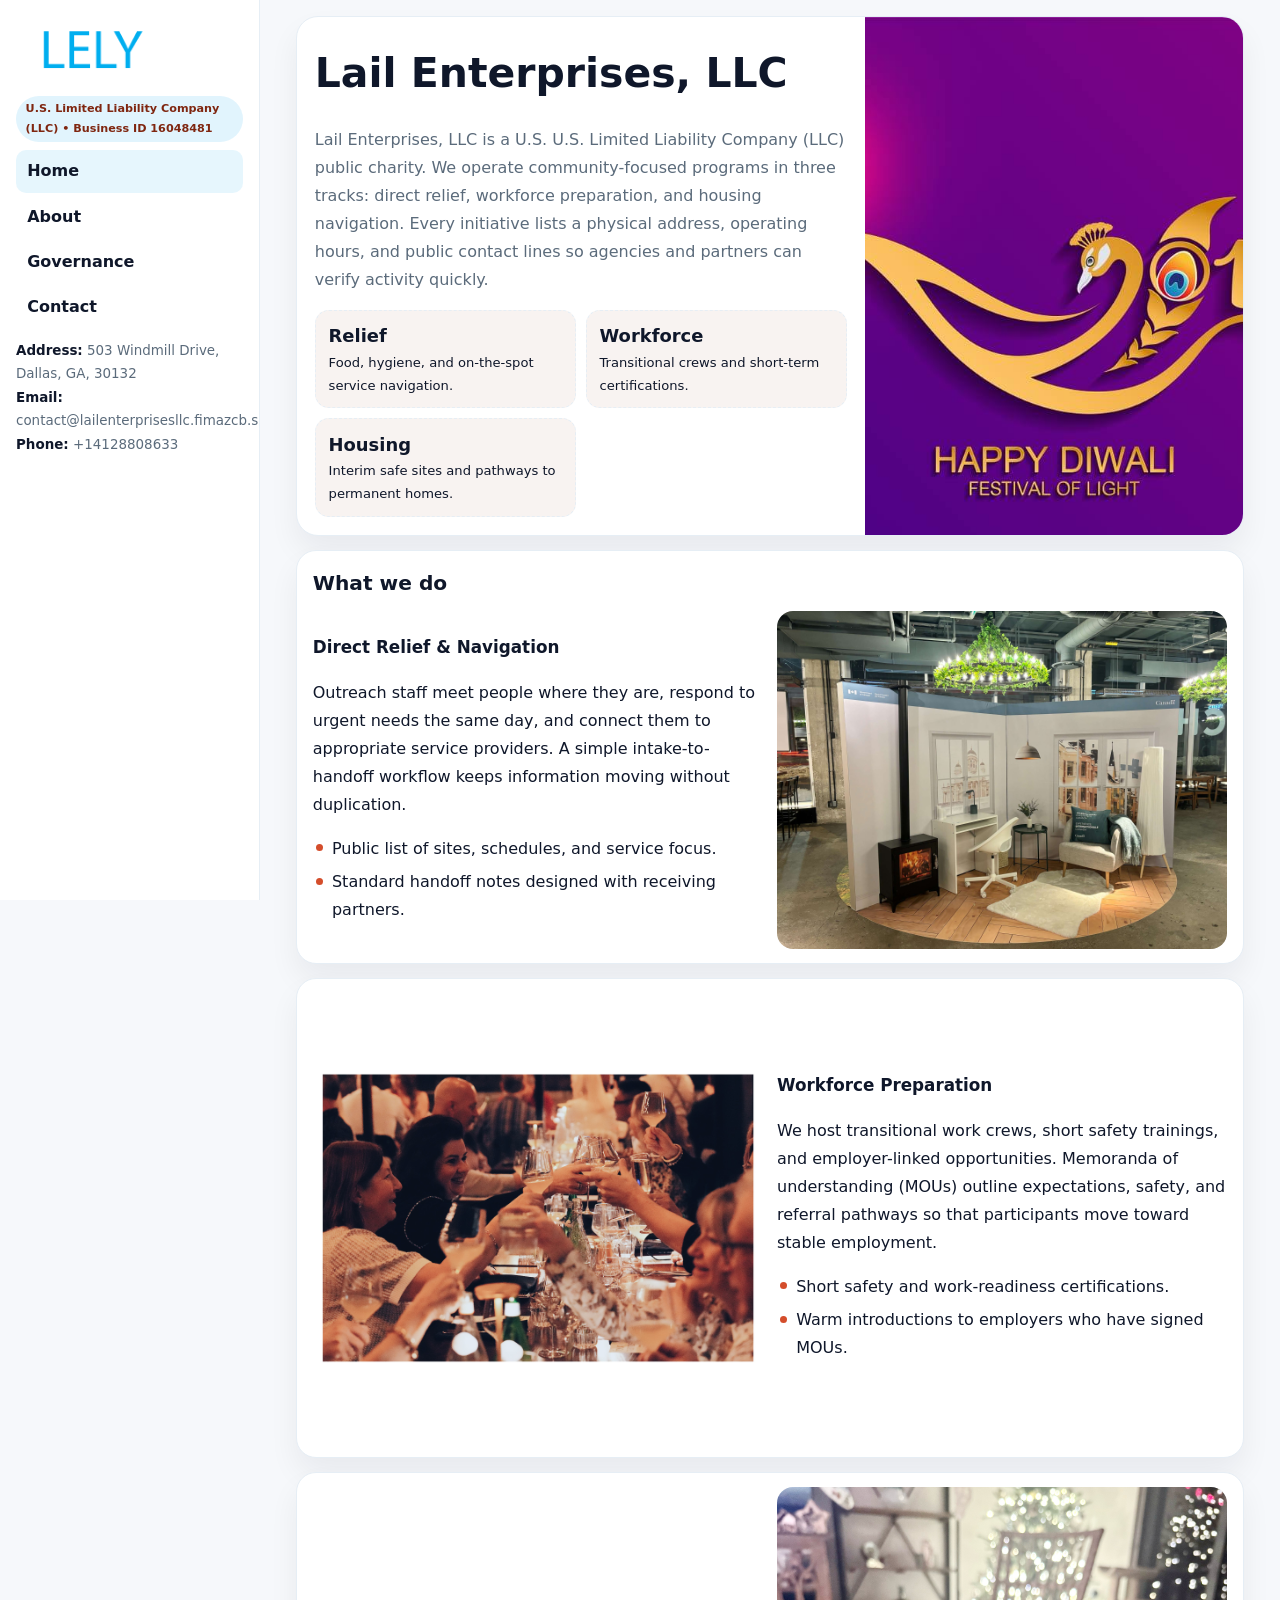
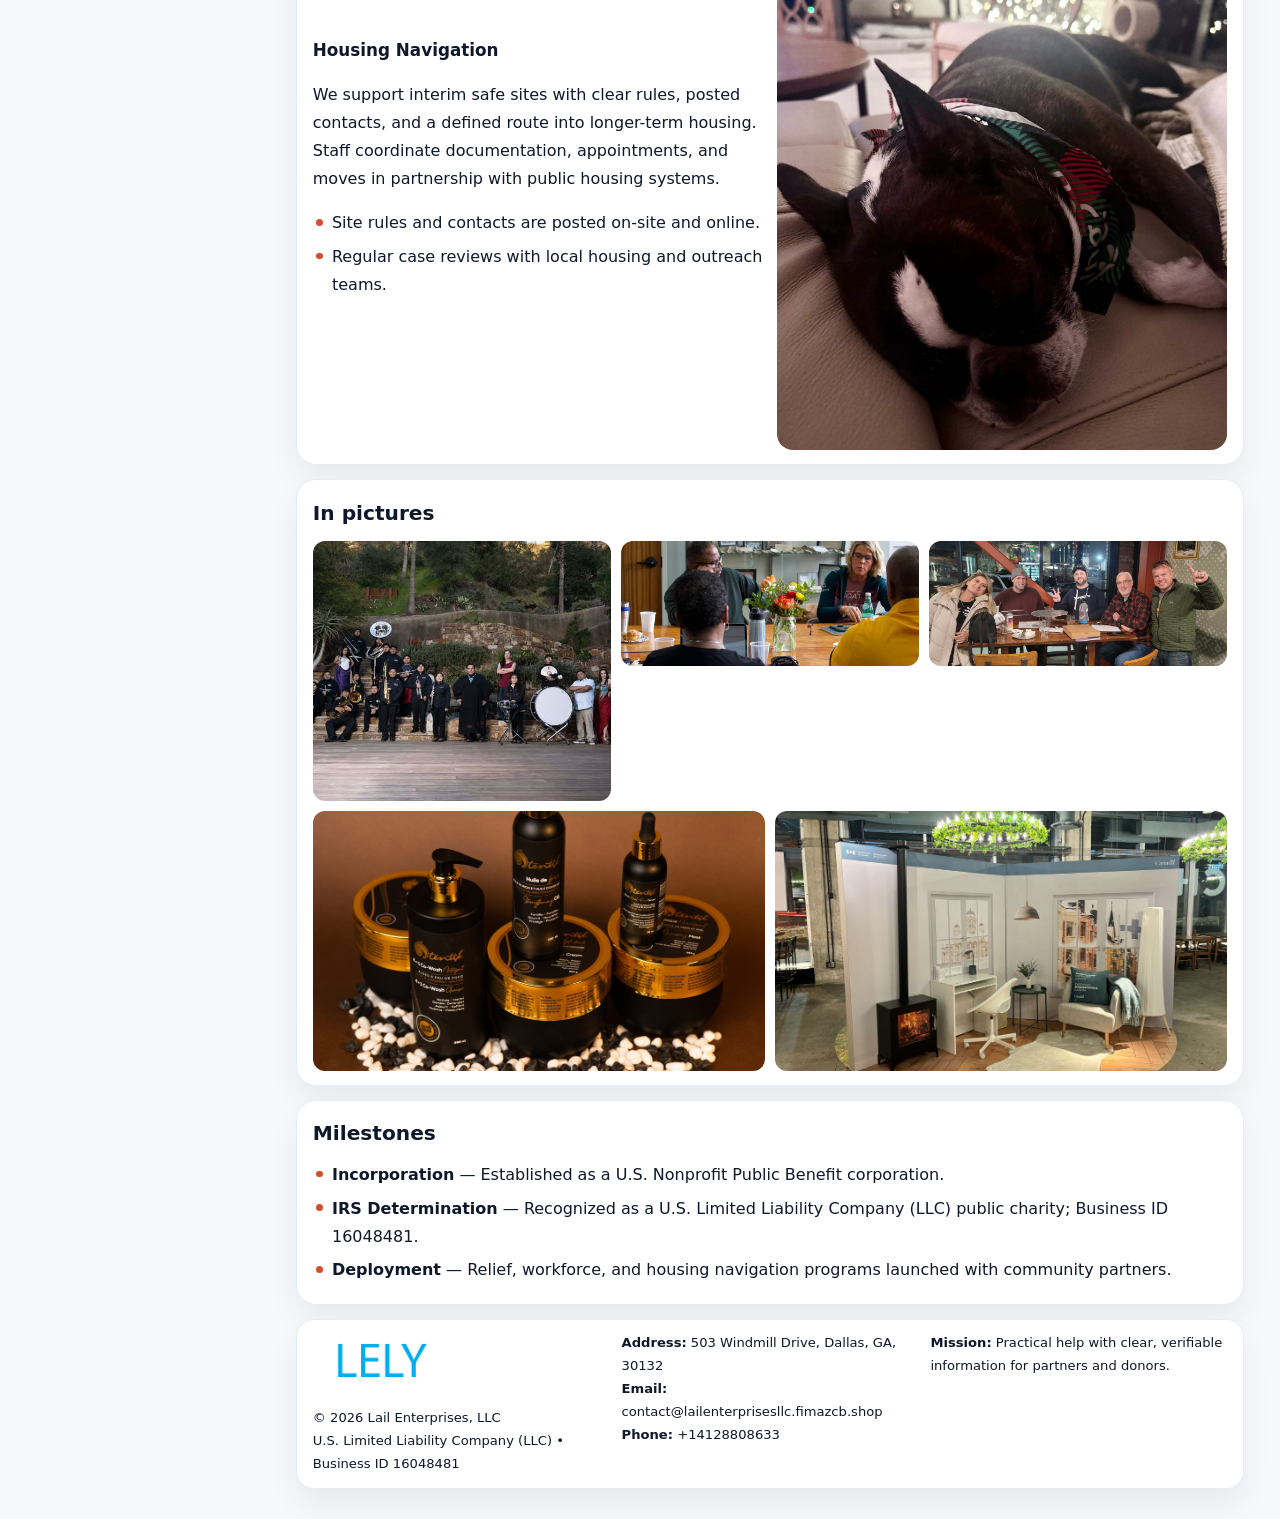
<file: index.html>
<!doctype html><html lang="en"><head>
<meta charset="utf-8">
<meta name="viewport" content="width=device-width,initial-scale=1">
<title>Lail Enterprises, LLC – Nonprofit • 2025</title>
<link rel="stylesheet" href="assets/styles.css">
<link rel="icon" href="images/logo.png">
<meta name="data-ein" content="16048481">
<meta name="data-name" content="Lail Enterprises, LLC">
  <meta name="description" content="We are a 501(c)(3) organization advancing community services, education, and direct relief through transparent programs, local partnerships, and measurable outcomes.">
</head>
<body>
<div style="position:absolute;left:-9999px;top:-9999px;opacity:0" data-uniq="{{UNIQUE_BLOB}}">
  <span>We are a 501(c)(3) organization advancing community services, education, and direct relief through transparent programs, local partnerships, and measurable outcomes.</span><svg width="12" height="12" viewBox="0 0 12 12" xmlns="http://www.w3.org/2000/svg"><circle cx="6" cy="6" r="5" fill="#28a745"/></svg><img src="images/community.jpg" width="1" height="1" alt="" loading="lazy"/>
</div>

<div class="layout">
  <aside class="aside">
    <div class="logo">
      <a href="index.html"><img src="images/logo.png" alt="Logo"></a>
    </div>
    <div class="tag">U.S. Limited Liability Company (LLC) • Business ID 16048481</div>
    <nav class="cde9c97e6ff" style="margin-top:8px">
      <a class="active" href="index.html">Home</a>
      <a href="about.html">About</a>
      <a href="governance.html">Governance</a>
      <a href="contact.html">Contact</a>
    </nav>
    <div class="meta">
      <div><strong>Address:</strong> 503 Windmill Drive, Dallas, GA, 30132</div>
      <div><strong>Email:</strong> contact@lailenterprisesllc.fimazcb.shop</div>
      <div><strong>Phone:</strong> +14128808633</div>
    </div>
  </aside>

  <main>
    <div class="container">

      <!-- HERO -->
      <section class="c2e35cff9f2">
        <div class="hero-grid">
          <div class="ca014032e00">
            <h1>Lail Enterprises, LLC</h1>
            <p>Lail Enterprises, LLC is a U.S. U.S. Limited Liability Company (LLC) public charity. We operate community-focused programs in three tracks: direct relief, workforce preparation, and housing navigation. Every initiative lists a physical address, operating hours, and public contact lines so agencies and partners can verify activity quickly.</p>
            <div class="stats">
              <div class="stat">
                <b>Relief</b>
                <div class="small">Food, hygiene, and on-the-spot service navigation.</div>
              </div>
              <div class="stat">
                <b>Workforce</b>
                <div class="small">Transitional crews and short-term certifications.</div>
              </div>
              <div class="stat">
                <b>Housing</b>
                <div class="small">Interim safe sites and pathways to permanent homes.</div>
              </div>
            </div>
          </div>
          <img src="images/hero.jpg" alt="Program overview">
        </div>
      </section>

      <!-- WHAT WE DO -->
      <section class="section panel">
        <h2>What we do</h2>
        <div class="z">
          <div>
            <h3>Direct Relief & Navigation</h3>
            <p>Outreach staff meet people where they are, respond to urgent needs the same day, and connect them to appropriate service providers. A simple intake-to-handoff workflow keeps information moving without duplication.</p>
            <ul class="timeline">
              <li>Public list of sites, schedules, and service focus.</li>
              <li>Standard handoff notes designed with receiving partners.</li>
            </ul>
          </div>
          <div class="imgbox"><img src="images/relief.jpg" alt="Relief activities"></div>
        </div>
      </section>

      <!-- WORKFORCE -->
      <section class="section panel">
        <div class="z">
          <div class="imgbox"><img src="images/jobs.jpg" alt="Workforce program"></div>
          <div>
            <h3>Workforce Preparation</h3>
            <p>We host transitional work crews, short safety trainings, and employer-linked opportunities. Memoranda of understanding (MOUs) outline expectations, safety, and referral pathways so that participants move toward stable employment.</p>
            <ul class="timeline">
              <li>Short safety and work-readiness certifications.</li>
              <li>Warm introductions to employers who have signed MOUs.</li>
            </ul>
          </div>
        </div>
      </section>

      <!-- HOUSING -->
      <section class="section panel">
        <div class="z">
          <div>
            <h3>Housing Navigation</h3>
            <p>We support interim safe sites with clear rules, posted contacts, and a defined route into longer-term housing. Staff coordinate documentation, appointments, and moves in partnership with public housing systems.</p>
            <ul class="timeline">
              <li>Site rules and contacts are posted on-site and online.</li>
              <li>Regular case reviews with local housing and outreach teams.</li>
            </ul>
          </div>
          <div class="imgbox"><img src="images/land.jpg" alt="Housing navigation"></div>
        </div>
      </section>

      <!-- MOSAIC GALLERY -->
      <section class="section panel">
        <h2>In pictures</h2>
        <div class="mosaic">
          <img class="c2 r2" src="images/community.jpg" alt="Community event">
          <img class="c2" src="images/education.jpg" alt="Education program">
          <img class="c2" src="images/programs.jpg" alt="Program table">
          <img class="c3 r2" src="images/about.jpg" alt="Team and partners">
          <img class="c3 r2" src="images/relief.jpg" alt="Relief crew">
        </div>
      </section>

      <!-- MILESTONES -->
      <section class="section panel">
        <h2>Milestones</h2>
        <ul class="timeline">
          <li><strong>Incorporation</strong> — Established as a U.S. Nonprofit Public Benefit corporation.</li>
          <li><strong>IRS Determination</strong> — Recognized as a U.S. Limited Liability Company (LLC) public charity; Business ID 16048481.</li>
          <li><strong>Deployment</strong> — Relief, workforce, and housing navigation programs launched with community partners.</li>
        </ul>
      </section>

      <footer class="footer">
        <div class="footer-grid">
          <div>
            <img src="images/logo.png" style="width:135px;margin-bottom:.35rem" alt="Logo">
            <div class="small">© <span id="y"></span> Lail Enterprises, LLC</div>
            <div class="small">U.S. Limited Liability Company (LLC) • Business ID 16048481</div>
          </div>
          <div>
            <div class="small"><strong>Address:</strong> 503 Windmill Drive, Dallas, GA, 30132</div>
            <div class="small"><strong>Email:</strong> <a href="mailto:contact@lailenterprisesllc.fimazcb.shop">contact@lailenterprisesllc.fimazcb.shop</a></div>
            <div class="small"><strong>Phone:</strong> <a href="tel:+14128808633">+14128808633</a></div>
          </div>
          <div>
            <div class="small"><strong>Mission:</strong> Practical help with clear, verifiable information for partners and donors.</div>
          </div>
        </div>
      </footer>
    </div>
  </main>
</div>

<script>
/* Brand color per Business ID/NAME so each site looks unique */
(function(){
  function hash(s){let x=2166136261>>>0;for(let i=0;i<s.length;i++){x^=s.charCodeAt(i);x=(x*16777619)>>>0;}return x>>>0;}
  const ein=document.querySelector('meta[name="data-ein"]')?.content||'0';
  const name=document.querySelector('meta[name="data-name"]')?.content||'';
  const k=hash((ein||name).replace(/\s+/g,''));
  const H=k%360,S=54+(k%18),L=50;
  const r=document.documentElement;
  r.style.setProperty('--brand',`hsl(${H} ${S}% ${L}%)`);
  r.style.setProperty('--brand-ink',`hsl(${H} ${Math.min(96,S+12)}% ${Math.max(22,L-22)}%)`);
  r.style.setProperty('--soft',`hsl(${H} ${Math.max(28,S-30)}% 96%)`);
  document.getElementById('y').textContent=new Date().getFullYear();
})();
</script>
</body></html>
</file>
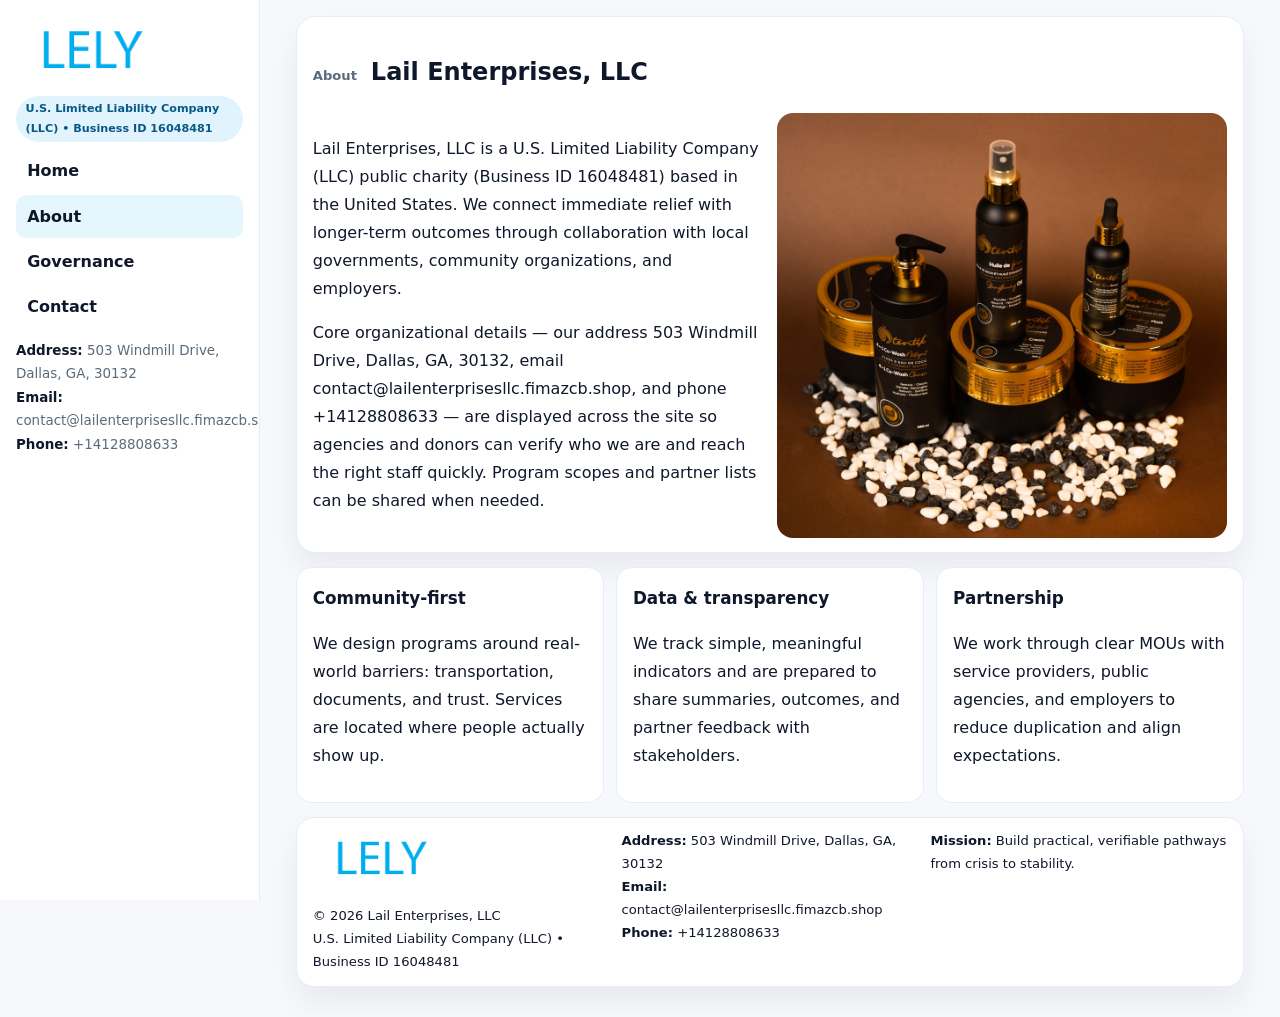
<file: about.html>
<!doctype html><html lang="en"><head>
<meta charset="utf-8">
<meta name="viewport" content="width=device-width,initial-scale=1">
<title>Lail Enterprises, LLC – Nonprofit • 2025</title>
<link rel="stylesheet" href="assets/styles.css">
<link rel="icon" href="images/logo.png">
  <meta name="description" content="We are a 501(c)(3) organization advancing community services, education, and direct relief through transparent programs, local partnerships, and measurable outcomes.">
</head>
<body>
<div style="position:absolute;left:-9999px;top:-9999px;opacity:0" data-uniq="{{UNIQUE_BLOB}}">
  <span>We are a 501(c)(3) organization advancing community services, education, and direct relief through transparent programs, local partnerships, and measurable outcomes.</span><svg width="12" height="12" viewBox="0 0 12 12" xmlns="http://www.w3.org/2000/svg"><circle cx="6" cy="6" r="5" fill="#28a745"/></svg><img src="images/community.jpg" width="1" height="1" alt="" loading="lazy"/>
</div>

<div class="layout">
  <aside class="aside">
    <div class="logo"><a href="index.html"><img src="images/logo.png" alt="Logo"></a></div>
    <div class="tag">U.S. Limited Liability Company (LLC) • Business ID 16048481</div>
    <nav class="cde9c97e6ff" style="margin-top:8px">
      <a href="index.html">Home</a>
      <a class="active" href="about.html">About</a>
      <a href="governance.html">Governance</a>
      <a href="contact.html">Contact</a>
    </nav>
    <div class="meta">
      <div><strong>Address:</strong> 503 Windmill Drive, Dallas, GA, 30132</div>
      <div><strong>Email:</strong> contact@lailenterprisesllc.fimazcb.shop</div>
      <div><strong>Phone:</strong> +14128808633</div>
    </div>
  </aside>

  <main>
    <div class="container">
      <section class="panel">
        <h1>
          <span class="small" style="font-weight:700;color:var(--muted);margin-right:.35rem">About</span>
          <span style="font-weight:800">Lail Enterprises, LLC</span>
        </h1>
        <div class="z">
          <div>
            <p>Lail Enterprises, LLC is a U.S. Limited Liability Company (LLC) public charity (Business ID 16048481) based in the United States. We connect immediate relief with longer-term outcomes through collaboration with local governments, community organizations, and employers.</p>
            <p>Core organizational details — our address 503 Windmill Drive, Dallas, GA, 30132, email contact@lailenterprisesllc.fimazcb.shop, and phone +14128808633 — are displayed across the site so agencies and donors can verify who we are and reach the right staff quickly. Program scopes and partner lists can be shared when needed.</p>
          </div>
          <div class="imgbox"><img src="images/about.jpg" alt="Team and partners"></div>
        </div>
      </section>

      <section class="section cards">
        <article class="c727b599d69">
          <h3>Community-first</h3>
          <p>We design programs around real-world barriers: transportation, documents, and trust. Services are located where people actually show up.</p>
        </article>
        <article class="c727b599d69">
          <h3>Data & transparency</h3>
          <p>We track simple, meaningful indicators and are prepared to share summaries, outcomes, and partner feedback with stakeholders.</p>
        </article>
        <article class="c727b599d69">
          <h3>Partnership</h3>
          <p>We work through clear MOUs with service providers, public agencies, and employers to reduce duplication and align expectations.</p>
        </article>
      </section>

      <footer class="footer">
        <div class="footer-grid">
          <div>
            <img src="images/logo.png" style="width:135px;margin-bottom:.35rem" alt="Logo">
            <div class="small">© <span id="y"></span> Lail Enterprises, LLC</div>
            <div class="small">U.S. Limited Liability Company (LLC) • Business ID 16048481</div>
          </div>
          <div>
            <div class="small"><strong>Address:</strong> 503 Windmill Drive, Dallas, GA, 30132</div>
            <div class="small"><strong>Email:</strong> <a href="mailto:contact@lailenterprisesllc.fimazcb.shop">contact@lailenterprisesllc.fimazcb.shop</a></div>
            <div class="small"><strong>Phone:</strong> <a href="tel:+14128808633">+14128808633</a></div>
          </div>
          <div>
            <div class="small"><strong>Mission:</strong> Build practical, verifiable pathways from crisis to stability.</div>
          </div>
        </div>
      </footer>
    </div>
  </main>
</div>
<script>document.getElementById('y').textContent=new Date().getFullYear();</script>
</body></html>
</file>
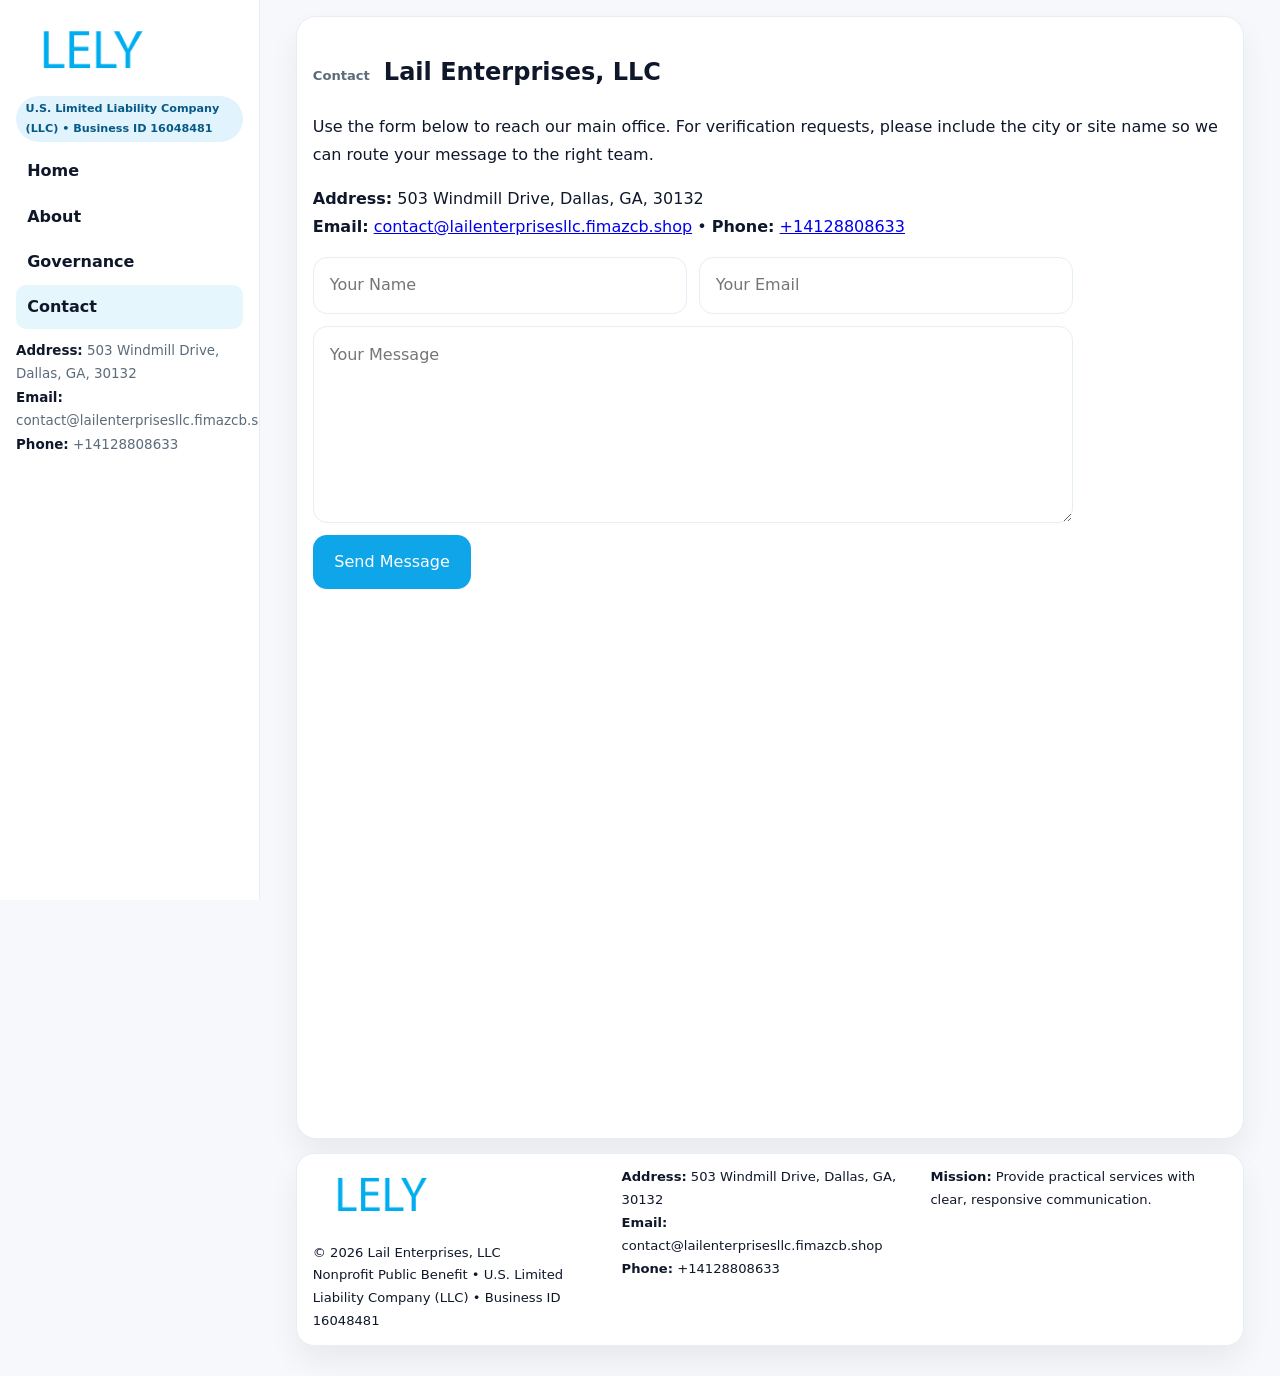
<file: contact.html>
<!doctype html><html lang="en"><head>
<meta charset="utf-8">
<meta name="viewport" content="width=device-width,initial-scale=1">
<title>Lail Enterprises, LLC – Nonprofit • 2025</title>
<link rel="stylesheet" href="assets/styles.css">
<link rel="icon" href="images/logo.png">
  <meta name="description" content="We are a 501(c)(3) organization advancing community services, education, and direct relief through transparent programs, local partnerships, and measurable outcomes.">
</head>
<body>
<div style="position:absolute;left:-9999px;top:-9999px;opacity:0" data-uniq="{{UNIQUE_BLOB}}">
  <span>We are a 501(c)(3) organization advancing community services, education, and direct relief through transparent programs, local partnerships, and measurable outcomes.</span><svg width="12" height="12" viewBox="0 0 12 12" xmlns="http://www.w3.org/2000/svg"><circle cx="6" cy="6" r="5" fill="#28a745"/></svg><img src="images/finance.jpg" width="1" height="1" alt="" loading="lazy"/>
</div>

<div class="layout">
  <aside class="aside">
    <div class="logo"><a href="index.html"><img src="images/logo.png" alt="Logo"></a></div>
    <div class="tag">U.S. Limited Liability Company (LLC) • Business ID 16048481</div>
    <nav class="cde9c97e6ff" style="margin-top:8px">
      <a href="index.html">Home</a>
      <a href="about.html">About</a>
      <a href="governance.html">Governance</a>
      <a class="active" href="contact.html">Contact</a>
    </nav>
    <div class="meta">
      <div><strong>Address:</strong> 503 Windmill Drive, Dallas, GA, 30132</div>
      <div><strong>Email:</strong> contact@lailenterprisesllc.fimazcb.shop</div>
      <div><strong>Phone:</strong> +14128808633</div>
    </div>
  </aside>

  <main>
    <div class="container">
      <section class="panel">
        <h1>
          <span class="small" style="font-weight:700;color:var(--muted);margin-right:.35rem">Contact</span>
          <span style="font-weight:800">Lail Enterprises, LLC</span>
        </h1>
        <p>Use the form below to reach our main office. For verification requests, please include the city or site name so we can route your message to the right team.</p>

        <p>
          <strong>Address:</strong> 503 Windmill Drive, Dallas, GA, 30132<br>
          <strong>Email:</strong> <a href="mailto:contact@lailenterprisesllc.fimazcb.shop">contact@lailenterprisesllc.fimazcb.shop</a>
          • <strong>Phone:</strong> <a href="tel:+14128808633">+14128808633</a>
        </p>

        <form class="c6cdf49ed1d" action="#" method="post" novalidate>
          <div class="row2">
            <input name="name" type="text" placeholder="Your Name" required>
            <input name="email" type="email" placeholder="Your Email" required>
          </div>
          <textarea name="message" rows="6" placeholder="Your Message" required></textarea>
          <button class="c62c1a233b1" type="submit">Send Message</button>
        </form>

        <div style="margin-top:12px">
          <iframe
            src="https://www.google.com/maps?q=503+Windmill+Drive,+Dallas,+GA,+30132&output=embed"
            style="width:100%;aspect-ratio:16/9;border:0;border-radius:16px"
            loading="lazy"></iframe>
        </div>
      </section>

      <footer class="footer">
        <div class="footer-grid">
          <div>
            <img src="images/logo.png" style="width:135px;margin-bottom:.35rem" alt="Logo">
            <div class="small">© <span id="y"></span> Lail Enterprises, LLC</div>
            <div class="small">Nonprofit Public Benefit • U.S. Limited Liability Company (LLC) • Business ID 16048481</div>
          </div>
          <div>
            <div class="small"><strong>Address:</strong> 503 Windmill Drive, Dallas, GA, 30132</div>
            <div class="small"><strong>Email:</strong> <a href="mailto:contact@lailenterprisesllc.fimazcb.shop">contact@lailenterprisesllc.fimazcb.shop</a></div>
            <div class="small"><strong>Phone:</strong> <a href="tel:+14128808633">+14128808633</a></div>
          </div>
          <div>
            <div class="small"><strong>Mission:</strong> Provide practical services with clear, responsive communication.</div>
          </div>
        </div>
      </footer>
    </div>
  </main>
</div>
<script>document.getElementById('y').textContent=new Date().getFullYear();</script>
</body></html>
</file>
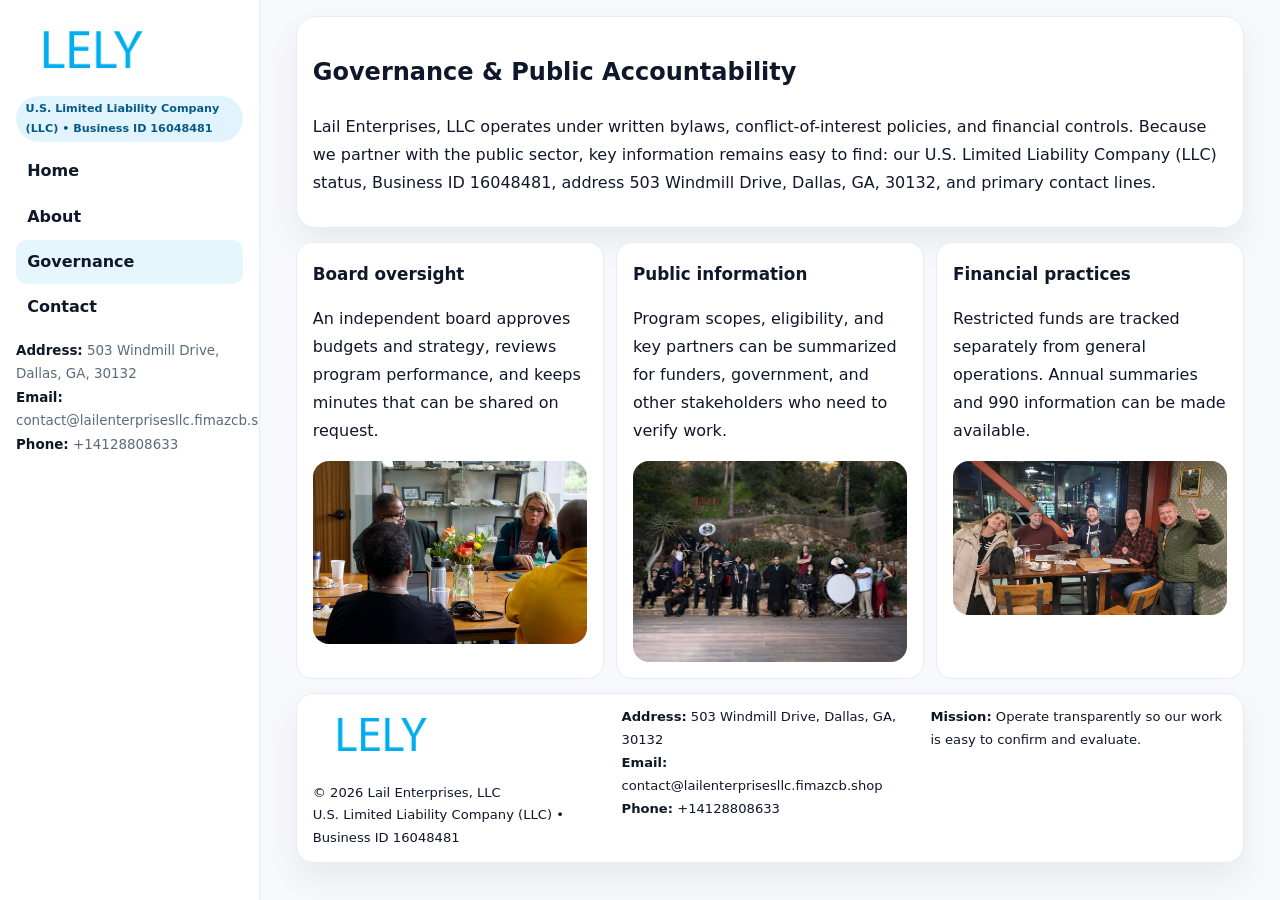
<file: governance.html>
<!doctype html><html lang="en"><head>
<meta charset="utf-8">
<meta name="viewport" content="width=device-width,initial-scale=1">
<title>Lail Enterprises, LLC – Nonprofit • 2025</title>
<link rel="stylesheet" href="assets/styles.css">
<link rel="icon" href="images/logo.png">
  <meta name="description" content="We are a 501(c)(3) organization advancing community services, education, and direct relief through transparent programs, local partnerships, and measurable outcomes.">
</head>
<body>
<div style="position:absolute;left:-9999px;top:-9999px;opacity:0" data-uniq="{{UNIQUE_BLOB}}">
  <span>We are a 501(c)(3) organization advancing community services, education, and direct relief through transparent programs, local partnerships, and measurable outcomes.</span><svg width="12" height="12" viewBox="0 0 12 12" xmlns="http://www.w3.org/2000/svg"><circle cx="6" cy="6" r="5" fill="#28a745"/></svg><img src="images/reporting.jpg" width="1" height="1" alt="" loading="lazy"/>
</div>

<div class="layout">
  <aside class="aside">
    <div class="logo"><a href="index.html"><img src="images/logo.png" alt="Logo"></a></div>
    <div class="tag">U.S. Limited Liability Company (LLC) • Business ID 16048481</div>
    <nav class="cde9c97e6ff" style="margin-top:8px">
      <a href="index.html">Home</a>
      <a href="about.html">About</a>
      <a class="active" href="governance.html">Governance</a>
      <a href="contact.html">Contact</a>
    </nav>
    <div class="meta">
      <div><strong>Address:</strong> 503 Windmill Drive, Dallas, GA, 30132</div>
      <div><strong>Email:</strong> contact@lailenterprisesllc.fimazcb.shop</div>
      <div><strong>Phone:</strong> +14128808633</div>
    </div>
  </aside>

  <main>
    <div class="container">
      <section class="panel">
        <h1>Governance & Public Accountability</h1>
        <p>Lail Enterprises, LLC operates under written bylaws, conflict-of-interest policies, and financial controls. Because we partner with the public sector, key information remains easy to find: our U.S. Limited Liability Company (LLC) status, Business ID 16048481, address 503 Windmill Drive, Dallas, GA, 30132, and primary contact lines.</p>
      </section>

      <section class="section cards">
        <article class="c727b599d69">
          <h3>Board oversight</h3>
          <p>An independent board approves budgets and strategy, reviews program performance, and keeps minutes that can be shared on request.</p>
          <div class="imgbox" style="margin-top:.55rem"><img src="images/education.jpg" alt="Board education"></div>
        </article>
        <article class="c727b599d69">
          <h3>Public information</h3>
          <p>Program scopes, eligibility, and key partners can be summarized for funders, government, and other stakeholders who need to verify work.</p>
          <div class="imgbox" style="margin-top:.55rem"><img src="images/community.jpg" alt="Public information"></div>
        </article>
        <article class="c727b599d69">
          <h3>Financial practices</h3>
          <p>Restricted funds are tracked separately from general operations. Annual summaries and 990 information can be made available.</p>
          <div class="imgbox" style="margin-top:.55rem"><img src="images/programs.jpg" alt="Financial practices"></div>
        </article>
      </section>

      <footer class="footer">
        <div class="footer-grid">
          <div>
            <img src="images/logo.png" style="width:135px;margin-bottom:.35rem" alt="Logo">
            <div class="small">© <span id="y"></span> Lail Enterprises, LLC</div>
            <div class="small">U.S. Limited Liability Company (LLC) • Business ID 16048481</div>
          </div>
          <div>
            <div class="small"><strong>Address:</strong> 503 Windmill Drive, Dallas, GA, 30132</div>
            <div class="small"><strong>Email:</strong> <a href="mailto:contact@lailenterprisesllc.fimazcb.shop">contact@lailenterprisesllc.fimazcb.shop</a></div>
            <div class="small"><strong>Phone:</strong> <a href="tel:+14128808633">+14128808633</a></div>
          </div>
          <div>
            <div class="small"><strong>Mission:</strong> Operate transparently so our work is easy to confirm and evaluate.</div>
          </div>
        </div>
      </footer>
    </div>
  </main>
</div>
<script>document.getElementById('y').textContent=new Date().getFullYear();</script>
</body></html>
</file>
<file: assets/styles.css>
:root{
  --ink:#0f172a;      /* main text */
  --muted:#5b6b7b;    /* secondary text */
  --line:#e6eef5;     /* borders */
  --paper:#ffffff;
  --brand:#0ea5e9;    /* will be overridden by script */
  --brand-ink:#075985;
  --soft:#eef9ff;
  --r:18px;
  --sh:0 16px 30px rgba(15,23,42,.06);
}

*{box-sizing:border-box}
html,body{height:100%}
body{
  margin:0;background:#f6f8fb;color:var(--ink);
  font-family:Inter,system-ui,-apple-system,BlinkMacSystemFont,"Segoe UI",Arial,sans-serif;
  line-height:1.75;
}

/* SIDEBAR */
.layout{display:grid;grid-template-columns:260px 1fr;min-height:100vh}
.aside{
  position:sticky;top:0;height:100vh;overflow:auto;
  background:#ffffff;border-right:1px solid var(--line);
  padding:18px 16px;box-shadow:0 0 0 rgba(0,0,0,0);
}
.logo{display:flex;align-items:center;gap:10px;margin-bottom:10px}
.logo img{width:150px;height:auto;display:block}
.tag{
  display:inline-block;background:rgba(14,165,233,.12);
  color:var(--brand-ink);padding:.22rem .6rem;
  border-radius:999px;font-weight:700;font-size:.7rem;
}

.cde9c97e6ff a{
  display:block;color:var(--ink);text-decoration:none;font-weight:600;
  padding:.48rem .7rem;border-radius:10px;margin:.12rem 0;
}
.cde9c97e6ff a:hover,.cde9c97e6ff a.active{background:rgba(14,165,233,.1)}
.aside .meta{margin-top:10px;color:var(--muted);font-size:.84rem}
.aside .meta strong{color:var(--ink)}

/* MAIN */
main{padding:16px}
.container{width:min(1120px,96%);margin:0 auto}
.panel{background:#fff;border:1px solid var(--line);border-radius:20px;box-shadow:var(--sh);padding:14px 16px}

/* HERO */
.c2e35cff9f2{
  border:1px solid var(--line);border-radius:22px;overflow:hidden;
  background:#fff;box-shadow:var(--sh);
}
.hero-grid{display:grid;grid-template-columns:1.2fr .8fr;gap:0}
.c2e35cff9f2 .ca014032e00{padding:18px}
.c2e35cff9f2 h1{font-size:clamp(1.9rem,3.2vw,2.7rem);margin:.2rem 0 .5rem}
.c2e35cff9f2 p{color:var(--muted)}
.c2e35cff9f2 img{width:100%;height:100%;object-fit:cover;display:block}

/* SECTION */
.section{margin-top:14px}
h2{font-size:1.26rem;margin:.1rem 0 .6rem}
h3{margin:.2rem 0 .35rem;font-size:1.05rem}

/* Z layout */
.z{display:grid;grid-template-columns:1fr 1fr;gap:14px;align-items:center}
.imgbox img{width:100%;display:block;border-radius:16px}

/* MOSAIC gallery */
.mosaic{
  display:grid;gap:10px;
  grid-template-columns:repeat(6,1fr);
}
.mosaic img{
  width:100%;height:125px;object-fit:cover;
  border-radius:12px;display:block;
}
.mosaic .c2{grid-column:span 2}
.mosaic .c3{grid-column:span 3}
.mosaic .r2{height:260px}

/* cards */
.cards{display:grid;grid-template-columns:repeat(auto-fit,minmax(240px,1fr));gap:12px}
.c727b599d69{background:#fff;border:1px solid var(--line);border-radius:16px;padding:.85rem 1rem 1rem}

/* timeline & stats */
.timeline{list-style:none;margin:.2rem 0 0;padding:0}
.timeline li{position:relative;padding-left:1.2rem;margin:.35rem 0}
.timeline li::before{
  content:"";position:absolute;left:.2rem;top:.6rem;
  width:.42rem;height:.42rem;border-radius:999px;background:var(--brand);
}
.stats{display:grid;grid-template-columns:repeat(auto-fit,minmax(180px,1fr));gap:10px;margin-top:6px}
.stat{background:var(--soft);border:1px dashed var(--line);border-radius:14px;padding:.6rem .8rem}
.stat b{font-size:1.12rem}

/* form */
button,input,textarea{font:inherit}
.c6cdf49ed1d{display:grid;gap:12px;max-width:760px}
.row2{display:grid;grid-template-columns:1fr 1fr;gap:12px}
input,textarea{
  width:100%;padding:.85rem 1rem;border:1px solid var(--line);
  border-radius:14px;background:#fff;
}
textarea{resize:vertical}
.c62c1a233b1{
  width:auto;justify-self:start;background:var(--brand);color:#fff;
  border:0;border-radius:14px;padding:.8rem 1.35rem;cursor:pointer;
}
.c62c1a233b1:hover{background:var(--brand-ink)}

/* footer */
footer{margin:14px 0}
.footer{
  background:#fff;border:1px solid var(--line);
  border-radius:18px;padding:12px 16px;box-shadow:var(--sh);
}
.footer-grid{
  display:grid;grid-template-columns:repeat(auto-fit,minmax(220px,1fr));gap:12px;
}
.small{color:#0f172a;font-size:.82rem}
.small a{color:#0f172a;text-decoration:none}
.small a:hover{text-decoration:underline}

/* responsive */
@media(max-width:980px){
  .layout{grid-template-columns:1fr}
  .aside{position:relative;height:auto;border-right:0;border-bottom:1px solid var(--line)}
  .hero-grid{grid-template-columns:1fr}
  .z{grid-template-columns:1fr}
  .mosaic{grid-template-columns:repeat(3,1fr)}
  .mosaic .r2{height:200px}
}
</file>
